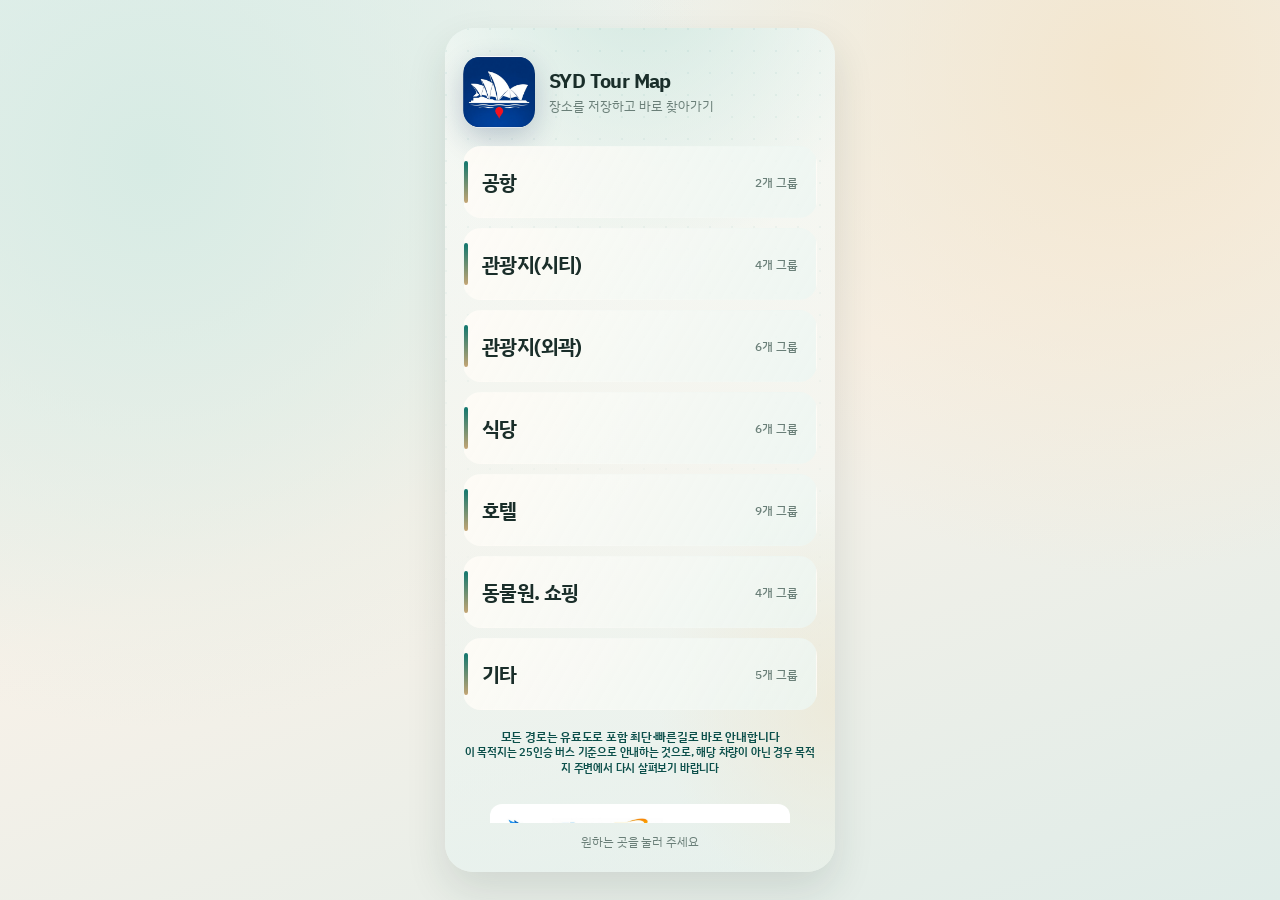
<file: index.html>
<!DOCTYPE html>
<html lang="ko">
  <head>
    <meta charset="UTF-8" />
    <meta name="viewport" content="width=device-width, initial-scale=1, viewport-fit=cover" />
    <meta http-equiv="refresh" content="0; url=./docs/" />
    <title>SYD Tour Map</title>
    <script>location.replace("./docs/");</script>
  </head>
  <body>
    <p><a href="./docs/">SYD Tour Map으로 이동</a></p>
  </body>
</html>
</file>
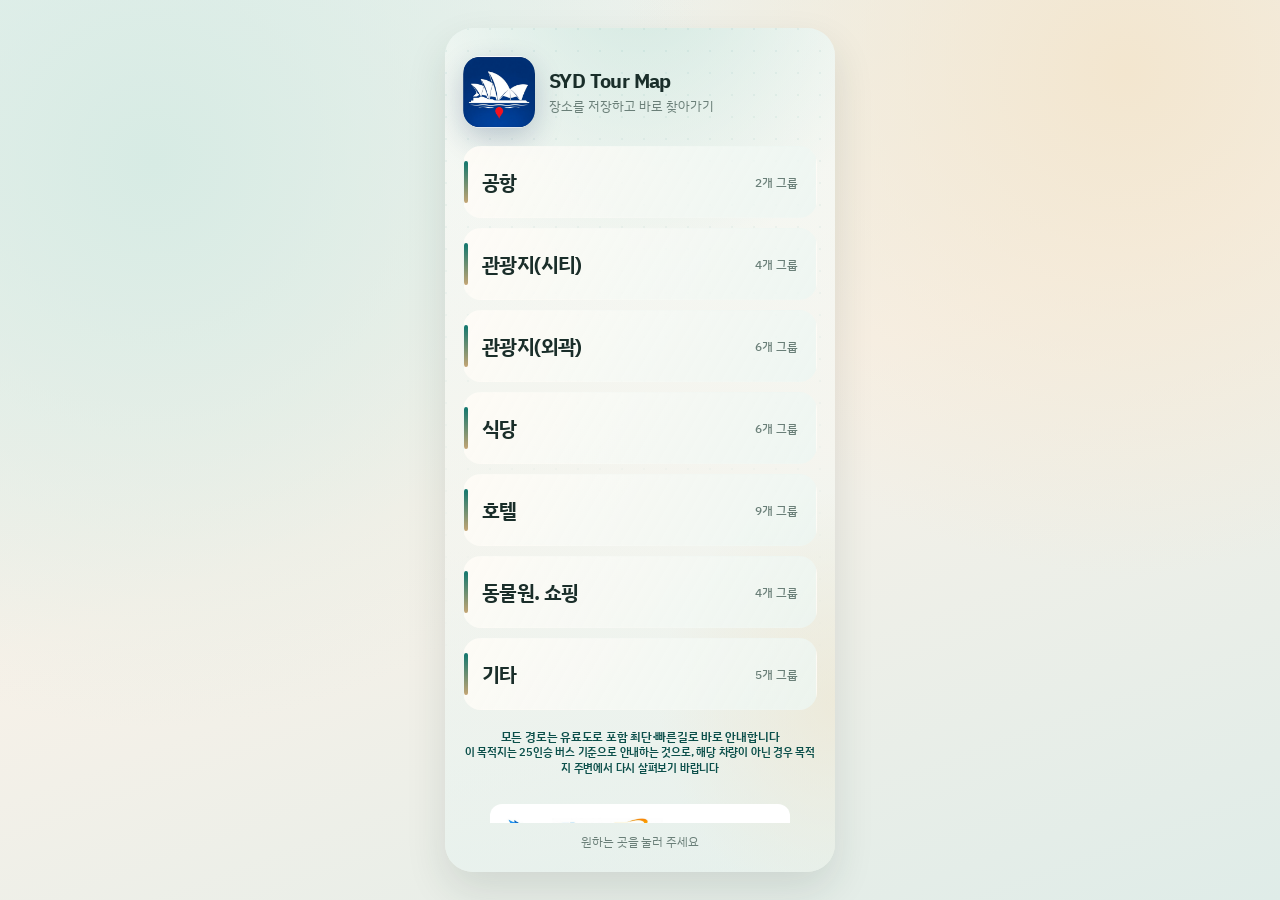
<file: docs/index.html>
<!DOCTYPE html>
<html lang="ko">
  <head>
    <meta charset="UTF-8" />
    <meta
      name="viewport"
      content="width=device-width, initial-scale=1, viewport-fit=cover"
    />
    <title>SYD 투어 지도</title>
    <link rel="icon" href="./favicon.png" type="image/png" />
    <link rel="apple-touch-icon" href="./favicon.png" />
    <link rel="preconnect" href="https://fonts.googleapis.com" />
    <link rel="preconnect" href="https://fonts.gstatic.com" crossorigin />
    <link
      href="https://fonts.googleapis.com/css2?family=IBM+Plex+Sans+KR:wght@400;500;600;700&family=Outfit:wght@500;700;800&display=swap"
      rel="stylesheet"
    />
    <link rel="stylesheet" href="./styles.css?v=31" />
  </head>
  <body>
    <div class="phone-shell" id="app">
      <div class="atmosphere" aria-hidden="true"></div>

      <header class="topbar">
        <button
          type="button"
          class="back-btn"
          id="backBtn"
          hidden
          aria-label="뒤로"
        >
          <span class="back-chevron" aria-hidden="true"></span>
          뒤로
        </button>
        <div class="brand-block">
          <img class="brand-icon" src="./icon.png" alt="" width="36" height="36" />
          <div class="brand-text">
            <p class="brand">SYD</p>
            <p class="brand-sub" id="screenHint">투어 지도</p>
          </div>
        </div>
      </header>

      <main class="screen" id="screen">
        <!-- filled by app.js -->
      </main>

      <footer class="foot-note" id="footNote">원하는 곳을 눌러 주세요</footer>
    </div>
    <script src="./app.js?v=91"></script>
  </body>
</html>
</file>
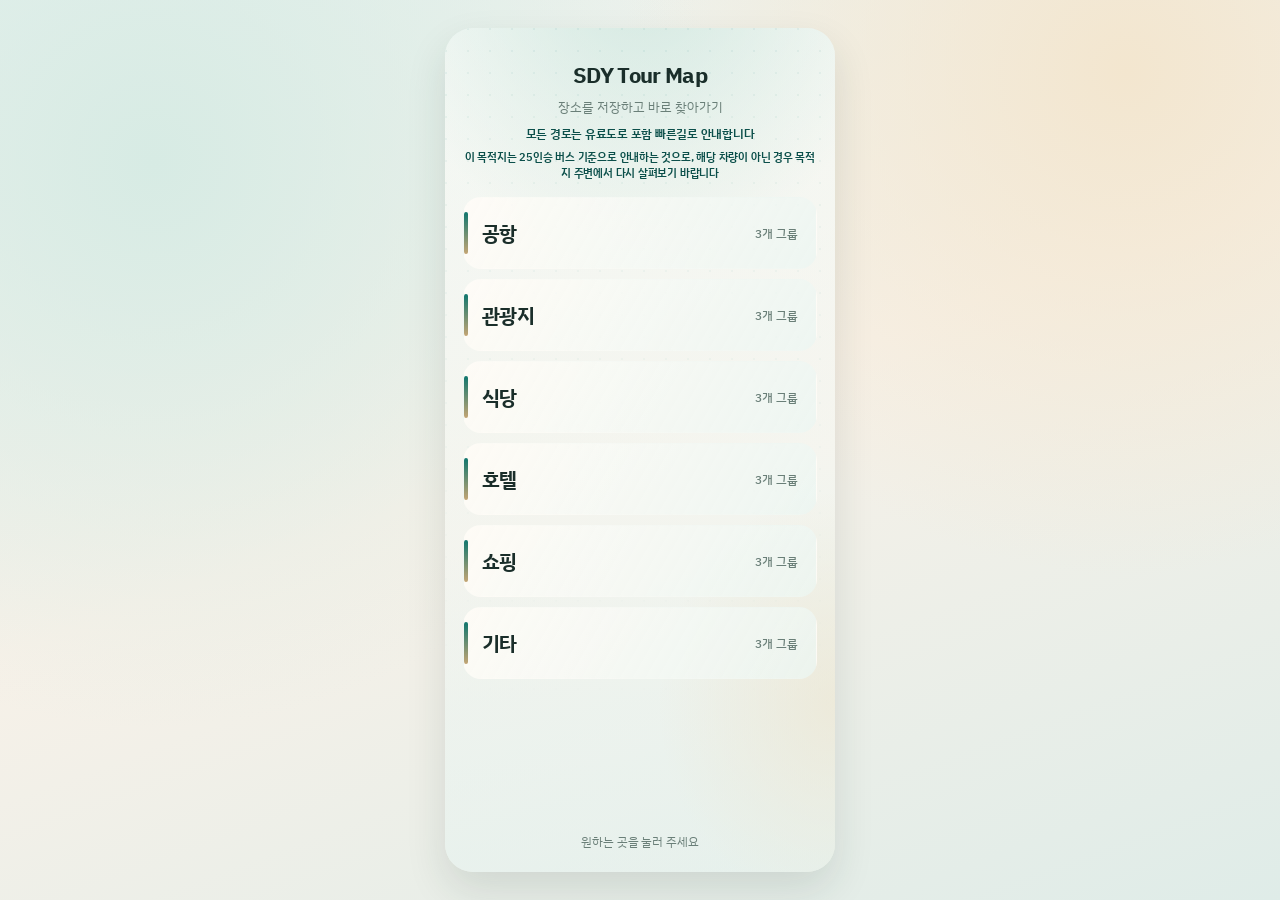
<file: sdy-tour-map/index.html>
<!DOCTYPE html>
<html lang="ko">
  <head>
    <meta charset="UTF-8" />
    <meta
      name="viewport"
      content="width=device-width, initial-scale=1, viewport-fit=cover"
    />
    <title>SDY 투어 지도</title>
    <link rel="preconnect" href="https://fonts.googleapis.com" />
    <link rel="preconnect" href="https://fonts.gstatic.com" crossorigin />
    <link
      href="https://fonts.googleapis.com/css2?family=IBM+Plex+Sans+KR:wght@400;500;600;700&family=Outfit:wght@500;700;800&display=swap"
      rel="stylesheet"
    />
    <link rel="stylesheet" href="./styles.css" />
  </head>
  <body>
    <div class="phone-shell" id="app">
      <div class="atmosphere" aria-hidden="true"></div>

      <header class="topbar">
        <button
          type="button"
          class="back-btn"
          id="backBtn"
          hidden
          aria-label="뒤로"
        >
          <span class="back-chevron" aria-hidden="true"></span>
          뒤로
        </button>
        <div class="brand-block">
          <p class="brand">SDY</p>
          <p class="brand-sub" id="screenHint">투어 지도</p>
        </div>
      </header>

      <main class="screen" id="screen">
        <!-- filled by app.js -->
      </main>

      <footer class="foot-note" id="footNote">원하는 곳을 눌러 주세요</footer>
    </div>
    <script src="./app.js"></script>
  </body>
</html>
</file>
<file: docs/styles.css>
:root {
  --ink: #1a2e2a;
  --ink-soft: #3d524c;
  --muted: #6a7f78;
  --line: rgba(26, 46, 42, 0.12);
  --surface: rgba(255, 252, 247, 0.72);
  --surface-strong: rgba(255, 252, 247, 0.92);
  --accent: #0f766e;
  --accent-deep: #0b4f4a;
  --warm: #c4a574;
  --glow: rgba(15, 118, 110, 0.18);
  --shadow: 0 18px 40px rgba(26, 46, 42, 0.12);
  --radius: 18px;
  --font-ui: "IBM Plex Sans KR", "Apple SD Gothic Neo", sans-serif;
  --font-brand: "Outfit", "IBM Plex Sans KR", sans-serif;
}

*,
*::before,
*::after {
  box-sizing: border-box;
}

html,
body {
  margin: 0;
  min-height: 100%;
}

body {
  min-height: 100dvh;
  display: grid;
  place-items: center;
  font-family: var(--font-ui);
  color: var(--ink);
  background:
    radial-gradient(circle at 12% 18%, #d7ebe4 0%, transparent 42%),
    radial-gradient(circle at 88% 8%, #f3e6cf 0%, transparent 36%),
    linear-gradient(160deg, #e8f2ef 0%, #f7f1e8 48%, #dfece8 100%);
}

.phone-shell {
  position: relative;
  width: min(100vw, 390px);
  height: min(100dvh, 844px);
  overflow: hidden;
  border-radius: 28px;
  box-shadow: var(--shadow);
  isolation: isolate;
  display: flex;
  flex-direction: column;
  background: transparent;
}

.atmosphere {
  position: absolute;
  inset: 0;
  z-index: -1;
  background:
    linear-gradient(180deg, rgba(255, 252, 247, 0.35), rgba(232, 242, 239, 0.55)),
    radial-gradient(ellipse 120% 70% at 50% -10%, #b9ddd4 0%, transparent 55%),
    radial-gradient(ellipse 90% 50% at 100% 80%, #efe0c4 0%, transparent 50%),
    linear-gradient(165deg, #edf6f3 0%, #f8f4ec 55%, #e4efe9 100%);
}

.atmosphere::before {
  content: "";
  position: absolute;
  inset: 0;
  opacity: 0.22;
  background-image:
    radial-gradient(circle at 1px 1px, rgba(15, 118, 110, 0.35) 1px, transparent 0);
  background-size: 22px 22px;
  mask-image: linear-gradient(180deg, rgba(0, 0, 0, 0.75), transparent 85%);
}

.topbar {
  display: grid;
  grid-template-columns: 72px 1fr 72px;
  align-items: center;
  padding: 18px 18px 8px;
  min-height: 84px;
}

.topbar.is-home {
  display: none;
}

.back-btn {
  justify-self: start;
  display: inline-flex;
  align-items: center;
  gap: 4px;
  border: 0;
  background: transparent;
  color: var(--accent-deep);
  font: 600 14px/1 var(--font-ui);
  padding: 8px 4px;
  cursor: pointer;
  transition: transform 160ms ease, opacity 160ms ease;
}

.back-btn[hidden] {
  visibility: hidden;
  pointer-events: none;
}

.back-btn:active {
  transform: translateX(-2px);
  opacity: 0.75;
}

.back-chevron {
  width: 8px;
  height: 8px;
  border-left: 2px solid currentColor;
  border-bottom: 2px solid currentColor;
  transform: rotate(45deg);
  margin-right: 2px;
}

.brand-block {
  display: flex;
  align-items: center;
  justify-content: center;
  gap: 10px;
  text-align: left;
}

.brand-icon {
  width: 36px;
  height: 36px;
  border-radius: 10px;
  object-fit: cover;
  flex-shrink: 0;
  box-shadow: 0 4px 12px rgba(15, 40, 90, 0.18);
}

.brand-text {
  min-width: 0;
}

.brand {
  margin: 0;
  font-family: var(--font-brand);
  font-weight: 800;
  font-size: 28px;
  letter-spacing: 0.08em;
  color: var(--accent-deep);
  line-height: 1;
  animation: brandIn 520ms ease both;
}

.brand-sub {
  margin: 6px 0 0;
  font-size: 13px;
  font-weight: 500;
  color: var(--muted);
  letter-spacing: -0.01em;
}

.topbar:not(.is-home) .brand {
  display: none;
}

.topbar:not(.is-home) .brand-sub {
  margin: 0;
  font-size: 18px;
  font-weight: 700;
  color: var(--ink);
  letter-spacing: -0.02em;
  line-height: 1.25;
}

.home-hero {
  display: flex;
  align-items: center;
  gap: 14px;
  margin: 0 0 18px;
}

.home-icon {
  display: block;
  flex-shrink: 0;
  width: 72px;
  height: 72px;
  margin: 0;
  border-radius: 18px;
  object-fit: cover;
  box-shadow: 0 10px 28px rgba(15, 40, 90, 0.22);
  animation: brandIn 520ms ease both;
}

.home-hero-text {
  flex: 1;
  min-width: 0;
}

.home-hero .screen-title {
  margin: 0 0 4px;
  font-size: 20px;
  line-height: 1.2;
}

.home-hero .screen-desc {
  margin: 0;
}

.screen {
  flex: 1;
  overflow: auto;
  padding: 8px 18px 12px;
  scroll-behavior: smooth;
}

.screen-title {
  margin: 4px 0 14px;
  font-size: 22px;
  font-weight: 700;
  letter-spacing: -0.03em;
  color: var(--ink);
  animation: riseIn 360ms ease both;
}

.screen-desc {
  margin: -6px 0 16px;
  font-size: 13px;
  color: var(--muted);
  line-height: 1.45;
  animation: riseIn 420ms ease both;
}

.screen-notice {
  margin: -8px 0 18px;
  font-size: 12px;
  font-weight: 600;
  color: var(--accent-deep);
  line-height: 1.45;
  letter-spacing: -0.02em;
  animation: riseIn 460ms ease both;
}

.screen-status {
  margin: 0 0 12px;
  padding: 10px 12px;
  border-radius: 12px;
  background: rgba(15, 118, 110, 0.1);
  color: var(--accent-deep);
  font-size: 13px;
  font-weight: 500;
}

.screen-notice + .screen-notice {
  margin-top: -10px;
  margin-bottom: 8px;
  font-size: 11px;
  line-height: 1.4;
  animation-delay: 40ms;
}

.category-grid + .screen-notice {
  margin-top: 18px;
  margin-bottom: 10px;
}

.screen.is-home {
  padding-top: 28px;
}

.screen.is-home .home-hero .screen-title,
.screen.is-home .home-hero .screen-desc {
  text-align: left;
}

.screen.is-home .screen-notice {
  text-align: center;
}

.category-grid {
  display: grid;
  gap: 10px;
}

.cat-btn {
  position: relative;
  display: flex;
  align-items: center;
  justify-content: space-between;
  width: 100%;
  min-height: 72px;
  padding: 0 18px;
  border: 1px solid transparent;
  border-radius: var(--radius);
  background:
    linear-gradient(120deg, rgba(255, 252, 247, 0.9), rgba(236, 246, 242, 0.78));
  color: var(--ink);
  font: inherit;
  text-align: left;
  cursor: pointer;
  overflow: hidden;
  transition:
    transform 180ms ease,
    background 180ms ease,
    box-shadow 180ms ease;
  animation: riseIn 480ms ease both;
}

.cat-btn:nth-child(1) { animation-delay: 40ms; }
.cat-btn:nth-child(2) { animation-delay: 80ms; }
.cat-btn:nth-child(3) { animation-delay: 120ms; }
.cat-btn:nth-child(4) { animation-delay: 160ms; }
.cat-btn:nth-child(5) { animation-delay: 200ms; }
.cat-btn:nth-child(6) { animation-delay: 240ms; }

.cat-btn::before {
  content: "";
  position: absolute;
  left: 0;
  top: 14px;
  bottom: 14px;
  width: 4px;
  border-radius: 999px;
  background: linear-gradient(180deg, var(--accent), var(--warm));
}

.cat-btn:hover,
.cat-btn:focus-visible {
  outline: none;
  transform: translateY(-1px);
  box-shadow: 0 10px 24px var(--glow);
}

.cat-btn:active {
  transform: scale(0.985);
}

.cat-label {
  font-size: 20px;
  font-weight: 700;
  letter-spacing: -0.03em;
}

.cat-meta {
  font-size: 12px;
  font-weight: 500;
  color: var(--muted);
}

.list {
  display: grid;
  gap: 2px;
  padding: 4px 0 8px;
}

.list-item {
  display: flex;
  align-items: center;
  justify-content: space-between;
  width: 100%;
  min-height: 56px;
  padding: 12px 14px;
  border: 0;
  border-bottom: 1px solid var(--line);
  background: transparent;
  color: inherit;
  font: inherit;
  text-align: left;
  cursor: pointer;
  transition: background 160ms ease, padding-left 160ms ease;
  animation: riseIn 380ms ease both;
}

.list-item:last-child {
  border-bottom: 0;
}

.list-item:hover,
.list-item:focus-visible {
  outline: none;
  background: rgba(255, 252, 247, 0.55);
  padding-left: 18px;
}

.list-item:active {
  background: rgba(15, 118, 110, 0.08);
}

.list-name {
  font-size: 16px;
  font-weight: 600;
  letter-spacing: -0.02em;
}

.list-hint {
  font-size: 12px;
  color: var(--muted);
  font-weight: 500;
}

.dest-item {
  cursor: default;
}

.dest-item:hover,
.dest-item:focus-visible {
  padding-left: 14px;
  background: transparent;
}

.dest-item--maps {
  cursor: pointer;
}

.dest-item--maps:hover,
.dest-item--maps:focus-visible {
  outline: none;
  background: rgba(255, 252, 247, 0.55);
  padding-left: 18px;
}

.dest-item--maps:active {
  background: rgba(15, 118, 110, 0.08);
}

.dest-mark {
  width: 8px;
  height: 8px;
  border-radius: 50%;
  background: var(--accent);
  box-shadow: 0 0 0 4px rgba(15, 118, 110, 0.12);
  flex-shrink: 0;
  margin-right: 12px;
}

.dest-row {
  display: flex;
  align-items: center;
}

.foot-note {
  padding: 10px 18px 22px;
  text-align: center;
  font-size: 12px;
  color: var(--muted);
  letter-spacing: -0.01em;
}

@keyframes riseIn {
  from {
    opacity: 0;
    transform: translateY(10px);
  }
  to {
    opacity: 1;
    transform: translateY(0);
  }
}

@keyframes brandIn {
  from {
    opacity: 0;
    letter-spacing: 0.22em;
  }
  to {
    opacity: 1;
    letter-spacing: 0.08em;
  }
}

@media (max-width: 420px) {
  body {
    place-items: stretch;
    background: #edf6f3;
  }

  .phone-shell {
    width: 100%;
    height: 100dvh;
    border-radius: 0;
    box-shadow: none;
  }
}

/* 로비 맨 아래 — 창고 「소설가와 같은 회사 로고」 원본 복사본 */
.chamzone-credit {
  display: flex;
  flex-direction: column;
  align-items: center;
  margin: 20px 0 12px;
  padding: 8px 4px 16px;
}

.chamzone-credit-row {
  display: flex;
  align-items: center;
  justify-content: center;
  gap: 8px;
  width: 100%;
  max-width: 300px;
  padding: 10px 12px;
  border-radius: 12px;
  background: #fff;
  box-sizing: border-box;
}

.chamzone-credit-icon {
  display: block;
  width: 40px;
  height: 40px;
  flex-shrink: 0;
  object-fit: contain;
}

.chamzone-credit-logo {
  display: block;
  flex: 1 1 auto;
  width: auto;
  max-width: calc(100% - 48px);
  height: 36px;
  object-fit: contain;
  object-position: left center;
}
</file>
<file: sdy-tour-map/styles.css>
:root {
  --ink: #1a2e2a;
  --ink-soft: #3d524c;
  --muted: #6a7f78;
  --line: rgba(26, 46, 42, 0.12);
  --surface: rgba(255, 252, 247, 0.72);
  --surface-strong: rgba(255, 252, 247, 0.92);
  --accent: #0f766e;
  --accent-deep: #0b4f4a;
  --warm: #c4a574;
  --glow: rgba(15, 118, 110, 0.18);
  --shadow: 0 18px 40px rgba(26, 46, 42, 0.12);
  --radius: 18px;
  --font-ui: "IBM Plex Sans KR", "Apple SD Gothic Neo", sans-serif;
  --font-brand: "Outfit", "IBM Plex Sans KR", sans-serif;
}

*,
*::before,
*::after {
  box-sizing: border-box;
}

html,
body {
  margin: 0;
  min-height: 100%;
}

body {
  min-height: 100dvh;
  display: grid;
  place-items: center;
  font-family: var(--font-ui);
  color: var(--ink);
  background:
    radial-gradient(circle at 12% 18%, #d7ebe4 0%, transparent 42%),
    radial-gradient(circle at 88% 8%, #f3e6cf 0%, transparent 36%),
    linear-gradient(160deg, #e8f2ef 0%, #f7f1e8 48%, #dfece8 100%);
}

.phone-shell {
  position: relative;
  width: min(100vw, 390px);
  height: min(100dvh, 844px);
  overflow: hidden;
  border-radius: 28px;
  box-shadow: var(--shadow);
  isolation: isolate;
  display: flex;
  flex-direction: column;
  background: transparent;
}

.atmosphere {
  position: absolute;
  inset: 0;
  z-index: -1;
  background:
    linear-gradient(180deg, rgba(255, 252, 247, 0.35), rgba(232, 242, 239, 0.55)),
    radial-gradient(ellipse 120% 70% at 50% -10%, #b9ddd4 0%, transparent 55%),
    radial-gradient(ellipse 90% 50% at 100% 80%, #efe0c4 0%, transparent 50%),
    linear-gradient(165deg, #edf6f3 0%, #f8f4ec 55%, #e4efe9 100%);
}

.atmosphere::before {
  content: "";
  position: absolute;
  inset: 0;
  opacity: 0.22;
  background-image:
    radial-gradient(circle at 1px 1px, rgba(15, 118, 110, 0.35) 1px, transparent 0);
  background-size: 22px 22px;
  mask-image: linear-gradient(180deg, rgba(0, 0, 0, 0.75), transparent 85%);
}

.topbar {
  display: grid;
  grid-template-columns: 72px 1fr 72px;
  align-items: center;
  padding: 18px 18px 8px;
  min-height: 84px;
}

.topbar.is-home {
  display: none;
}

.back-btn {
  justify-self: start;
  display: inline-flex;
  align-items: center;
  gap: 4px;
  border: 0;
  background: transparent;
  color: var(--accent-deep);
  font: 600 14px/1 var(--font-ui);
  padding: 8px 4px;
  cursor: pointer;
  transition: transform 160ms ease, opacity 160ms ease;
}

.back-btn[hidden] {
  visibility: hidden;
  pointer-events: none;
}

.back-btn:active {
  transform: translateX(-2px);
  opacity: 0.75;
}

.back-chevron {
  width: 8px;
  height: 8px;
  border-left: 2px solid currentColor;
  border-bottom: 2px solid currentColor;
  transform: rotate(45deg);
  margin-right: 2px;
}

.brand-block {
  text-align: center;
}

.brand {
  margin: 0;
  font-family: var(--font-brand);
  font-weight: 800;
  font-size: 28px;
  letter-spacing: 0.08em;
  color: var(--accent-deep);
  line-height: 1;
  animation: brandIn 520ms ease both;
}

.brand-sub {
  margin: 6px 0 0;
  font-size: 13px;
  font-weight: 500;
  color: var(--muted);
  letter-spacing: -0.01em;
}

.screen {
  flex: 1;
  overflow: auto;
  padding: 8px 18px 12px;
  scroll-behavior: smooth;
}

.screen-title {
  margin: 4px 0 14px;
  font-size: 22px;
  font-weight: 700;
  letter-spacing: -0.03em;
  color: var(--ink);
  animation: riseIn 360ms ease both;
}

.screen-desc {
  margin: -6px 0 16px;
  font-size: 13px;
  color: var(--muted);
  line-height: 1.45;
  animation: riseIn 420ms ease both;
}

.screen-notice {
  margin: -8px 0 18px;
  font-size: 12px;
  font-weight: 600;
  color: var(--accent-deep);
  line-height: 1.45;
  letter-spacing: -0.02em;
  animation: riseIn 460ms ease both;
}

.screen-notice + .screen-notice {
  margin-top: -10px;
  margin-bottom: 16px;
  font-size: 11px;
  line-height: 1.4;
  animation-delay: 40ms;
}

.screen.is-home {
  padding-top: 28px;
}

.screen.is-home .screen-title,
.screen.is-home .screen-desc,
.screen.is-home .screen-notice {
  text-align: center;
}

.category-grid {
  display: grid;
  gap: 10px;
}

.cat-btn {
  position: relative;
  display: flex;
  align-items: center;
  justify-content: space-between;
  width: 100%;
  min-height: 72px;
  padding: 0 18px;
  border: 1px solid transparent;
  border-radius: var(--radius);
  background:
    linear-gradient(120deg, rgba(255, 252, 247, 0.9), rgba(236, 246, 242, 0.78));
  color: var(--ink);
  font: inherit;
  text-align: left;
  cursor: pointer;
  overflow: hidden;
  transition:
    transform 180ms ease,
    background 180ms ease,
    box-shadow 180ms ease;
  animation: riseIn 480ms ease both;
}

.cat-btn:nth-child(1) { animation-delay: 40ms; }
.cat-btn:nth-child(2) { animation-delay: 80ms; }
.cat-btn:nth-child(3) { animation-delay: 120ms; }
.cat-btn:nth-child(4) { animation-delay: 160ms; }
.cat-btn:nth-child(5) { animation-delay: 200ms; }
.cat-btn:nth-child(6) { animation-delay: 240ms; }

.cat-btn::before {
  content: "";
  position: absolute;
  left: 0;
  top: 14px;
  bottom: 14px;
  width: 4px;
  border-radius: 999px;
  background: linear-gradient(180deg, var(--accent), var(--warm));
}

.cat-btn:hover,
.cat-btn:focus-visible {
  outline: none;
  transform: translateY(-1px);
  box-shadow: 0 10px 24px var(--glow);
}

.cat-btn:active {
  transform: scale(0.985);
}

.cat-label {
  font-size: 20px;
  font-weight: 700;
  letter-spacing: -0.03em;
}

.cat-meta {
  font-size: 12px;
  font-weight: 500;
  color: var(--muted);
}

.list {
  display: grid;
  gap: 2px;
  padding: 4px 0 8px;
}

.list-item {
  display: flex;
  align-items: center;
  justify-content: space-between;
  width: 100%;
  min-height: 56px;
  padding: 12px 14px;
  border: 0;
  border-bottom: 1px solid var(--line);
  background: transparent;
  color: inherit;
  font: inherit;
  text-align: left;
  cursor: pointer;
  transition: background 160ms ease, padding-left 160ms ease;
  animation: riseIn 380ms ease both;
}

.list-item:last-child {
  border-bottom: 0;
}

.list-item:hover,
.list-item:focus-visible {
  outline: none;
  background: rgba(255, 252, 247, 0.55);
  padding-left: 18px;
}

.list-item:active {
  background: rgba(15, 118, 110, 0.08);
}

.list-name {
  font-size: 16px;
  font-weight: 600;
  letter-spacing: -0.02em;
}

.list-hint {
  font-size: 12px;
  color: var(--muted);
  font-weight: 500;
}

.dest-item {
  cursor: default;
}

.dest-item:hover,
.dest-item:focus-visible {
  padding-left: 14px;
  background: transparent;
}

.dest-item--maps {
  cursor: pointer;
}

.dest-item--maps:hover,
.dest-item--maps:focus-visible {
  outline: none;
  background: rgba(255, 252, 247, 0.55);
  padding-left: 18px;
}

.dest-item--maps:active {
  background: rgba(15, 118, 110, 0.08);
}

.dest-mark {
  width: 8px;
  height: 8px;
  border-radius: 50%;
  background: var(--accent);
  box-shadow: 0 0 0 4px rgba(15, 118, 110, 0.12);
  flex-shrink: 0;
  margin-right: 12px;
}

.dest-row {
  display: flex;
  align-items: center;
}

.foot-note {
  padding: 10px 18px 22px;
  text-align: center;
  font-size: 12px;
  color: var(--muted);
  letter-spacing: -0.01em;
}

@keyframes riseIn {
  from {
    opacity: 0;
    transform: translateY(10px);
  }
  to {
    opacity: 1;
    transform: translateY(0);
  }
}

@keyframes brandIn {
  from {
    opacity: 0;
    letter-spacing: 0.22em;
  }
  to {
    opacity: 1;
    letter-spacing: 0.08em;
  }
}

@media (max-width: 420px) {
  body {
    place-items: stretch;
    background: #edf6f3;
  }

  .phone-shell {
    width: 100%;
    height: 100dvh;
    border-radius: 0;
    box-shadow: none;
  }
}
</file>
